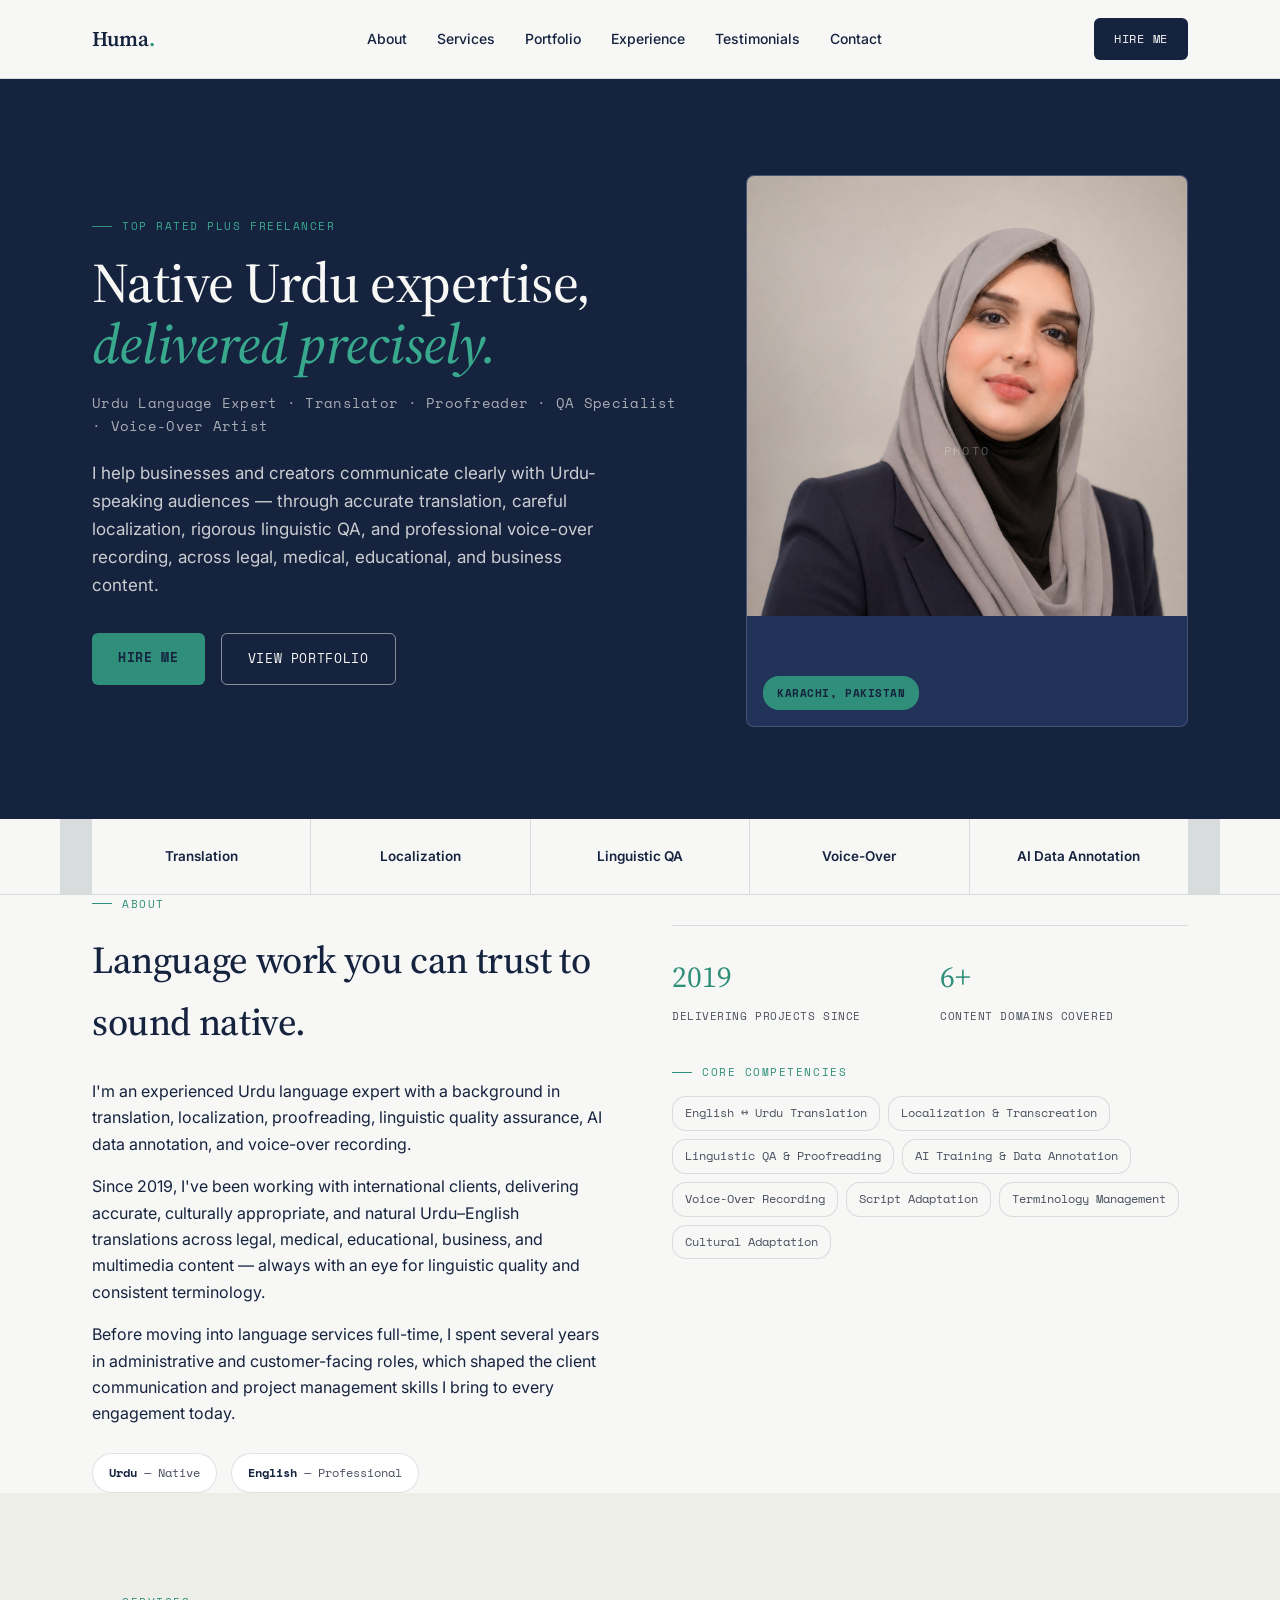
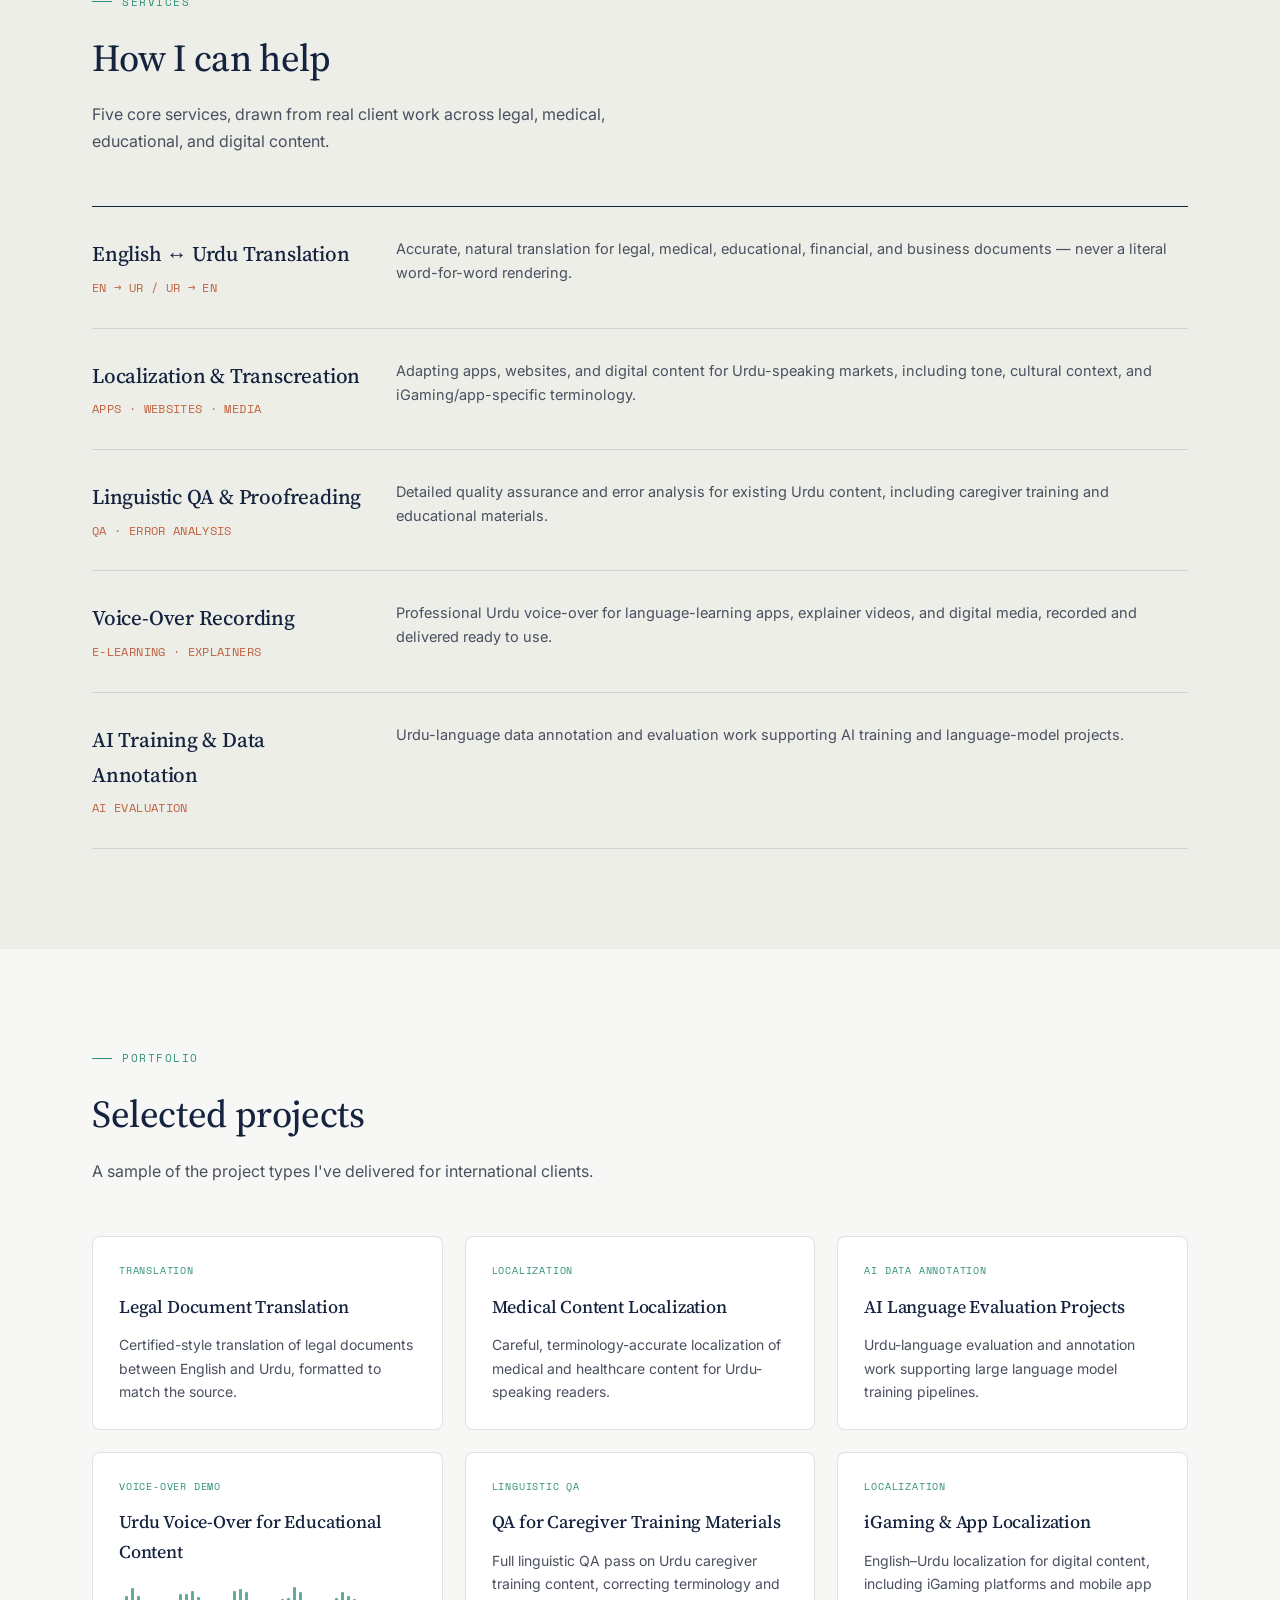
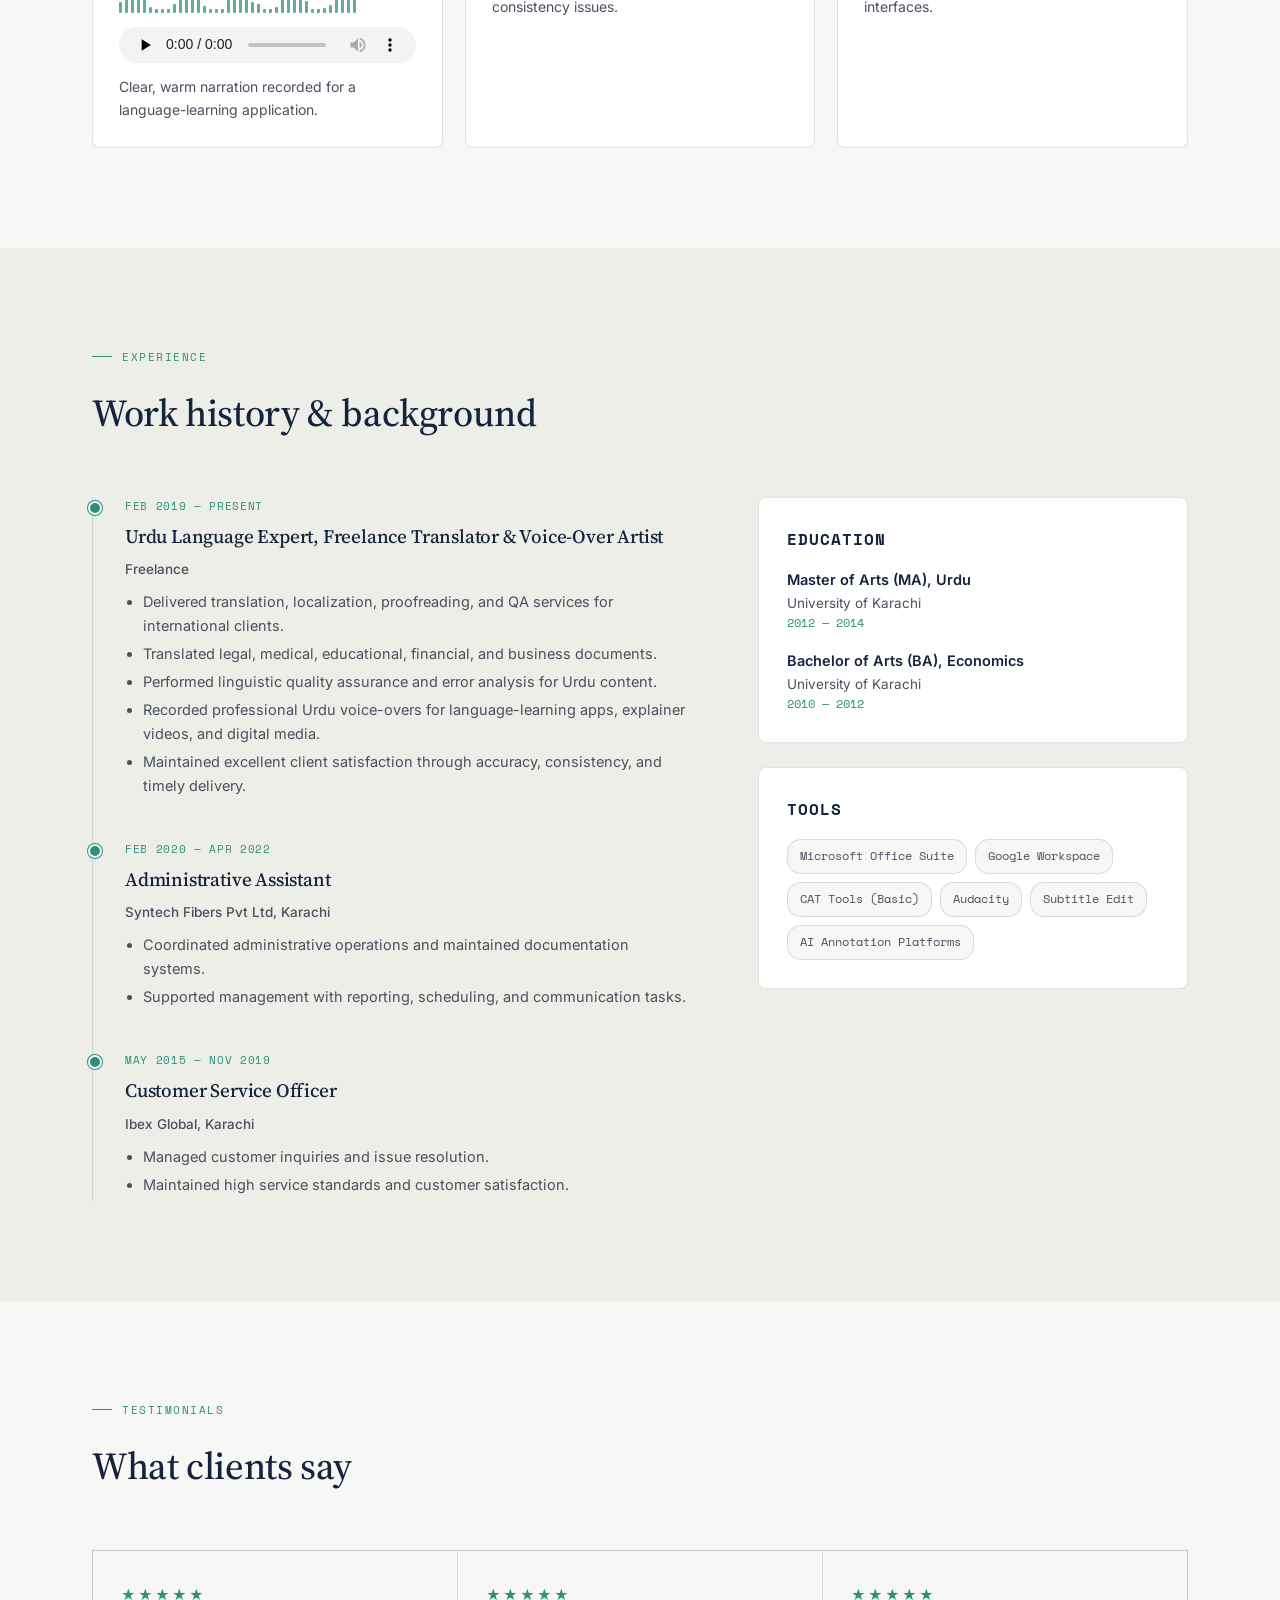
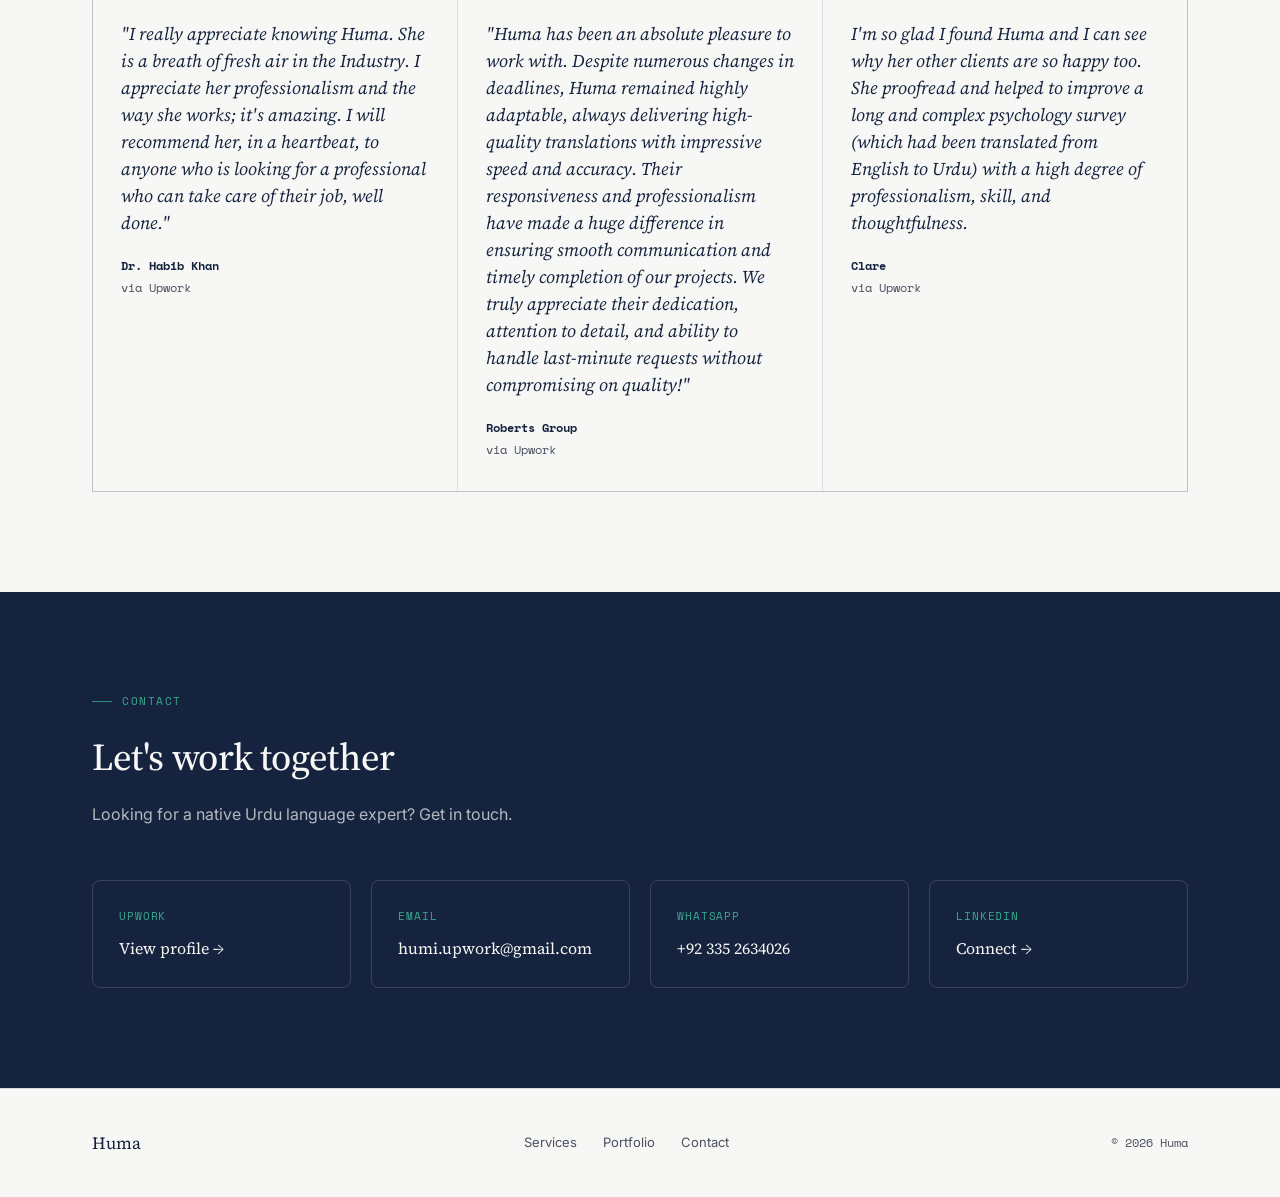
<file: index.html>
<!DOCTYPE html>
<html lang="en">
<script type="application/ld+json">
{
  "@context": "https://schema.org",
  "@type": "Person",
  "name": "Huma H.",
  "url": "https://huma212.github.io/",
  "jobTitle": "English to Urdu Translator, Localization Specialist, Proofreader and Voice Over Artist",
  "description": "Professional English to Urdu translator, proofreader, localization specialist, transcriptionist, subtitler and female voice over artist serving clients worldwide.",
  "email": "mailto:humi.upwork@gmail.com",
  "telephone": "+923352634026",
  "knowsLanguage": [
    "English",
    "Urdu"
  ],
  "sameAs": [
    "https://www.linkedin.com/in/urdutranslator/",
    "https://www.upwork.com/freelancers/urdutranslator1",
    "https://www.proz.com/next/profile/3977641/",
    "https://www.freelancer.pk/u/Huma021"
  ]
}
</script><head>
<meta charset="UTF-8">
<meta name="viewport" content="width=device-width, initial-scale=1.0">
<title>Huma — Urdu Language Expert | Translator, Localization & Voice-Over</title>
<meta name="description" content="Huma is a native Urdu language expert offering English–Urdu translation, localization, linguistic QA, AI data annotation, and voice-over recording.">
<link rel="preconnect" href="https://fonts.googleapis.com">
<link rel="preconnect" href="https://fonts.gstatic.com" crossorigin>
<link href="https://fonts.googleapis.com/css2?family=Source+Serif+4:ital,opsz,wght@0,8..60,400;0,8..60,500;0,8..60,600;1,8..60,400&family=Inter:wght@400;500;600&family=Space+Mono:wght@400;700&display=swap" rel="stylesheet">
<style>
  :root{
    --navy:#16233F;
    --navy-soft:#22335A;
    --paper:#F7F8F5;
    --paper-dim:#ECEEE7;
    --teal:#2F8F7A;
    --teal-bright:#39A98E;
    --coral:#C1613F;
    --slate:#4A5060;
    --line:rgba(22,35,63,0.13);
    --line-dark:rgba(247,248,245,0.16);
    --white:#FFFFFF;
    --radius:8px;
    --max:1160px;
  }
  *{box-sizing:border-box;}
  html{scroll-behavior:smooth;}
  body{
    margin:0; background:var(--paper); color:var(--navy);
    font-family:'Inter', sans-serif; font-size:16px; line-height:1.65;
    -webkit-font-smoothing:antialiased;
  }
  h1,h2,h3{font-family:'Source Serif 4', serif; font-weight:500; margin:0; letter-spacing:-0.01em; color:var(--navy);}
  a{color:inherit; text-decoration:none;}
  img{max-width:100%; display:block;}
  .wrap{max-width:var(--max); margin:0 auto; padding:0 32px;}

  .eyebrow{
    font-family:'Space Mono', monospace; font-size:11px; letter-spacing:0.14em; text-transform:uppercase;
    color:var(--teal); display:flex; align-items:center; gap:10px; margin-bottom:16px;
  }
  .eyebrow::before{content:""; width:20px; height:1px; background:var(--teal); display:inline-block;}

  .pair{font-family:'Space Mono', monospace; font-size:12px; color:var(--coral); letter-spacing:0.03em;}

  section{padding:100px 0;}
  .light-alt{background:var(--paper-dim);}

  a:focus-visible, button:focus-visible, input:focus-visible, textarea:focus-visible{
    outline:2px solid var(--teal); outline-offset:3px;
  }
  .skip-link{position:absolute; left:-999px; top:0; background:var(--navy); color:var(--paper); padding:10px 16px; z-index:999;}
  .skip-link:focus{left:16px; top:16px;}

  /* Header */
  header{
    position:sticky; top:0; z-index:50; background:rgba(247,248,245,0.94);
    backdrop-filter:blur(8px); border-bottom:1px solid var(--line);
  }
  .nav{display:flex; align-items:center; justify-content:space-between; padding:18px 32px; max-width:var(--max); margin:0 auto;}
  .brand{font-family:'Source Serif 4', serif; font-weight:600; font-size:21px;}
  .brand .dot{color:var(--teal);}
  .nav-links{display:flex; gap:30px; font-size:14px; font-weight:500;}
  .nav-links a{position:relative; padding:4px 0;}
  .nav-links a::after{content:""; position:absolute; left:0; bottom:0; width:0%; height:2px; background:var(--teal); transition:width .25s ease;}
  .nav-links a:hover::after{width:100%;}
  .nav-cta{
    font-family:'Space Mono', monospace; font-size:12px; letter-spacing:0.06em; text-transform:uppercase;
    background:var(--navy); color:var(--paper); padding:11px 20px; border-radius:6px; transition:background .2s ease;
  }
  .nav-cta:hover{background:var(--teal);}

  /* Hero */
  .hero{background:var(--navy); color:var(--paper); padding:96px 0 92px; overflow:hidden;}
  .hero .wrap{display:grid; grid-template-columns:1.15fr 0.85fr; gap:56px; align-items:center;}
  .hero h1{color:var(--paper); font-size:clamp(38px,5vw,56px); line-height:1.1; font-weight:500;}
  .hero h1 .accent{color:var(--teal-bright); font-style:italic;}
  .hero-role{
    font-family:'Space Mono', monospace; font-size:14px; color:rgba(247,248,245,0.65);
    margin-top:16px; letter-spacing:0.02em;
  }
  .hero-sub{margin-top:22px; font-size:17px; color:rgba(247,248,245,0.8); max-width:48ch;}
  .hero-ctas{margin-top:34px; display:flex; gap:16px; flex-wrap:wrap;}
  .btn{
    font-family:'Space Mono', monospace; font-size:13px; letter-spacing:0.05em; text-transform:uppercase;
    padding:14px 26px; border-radius:6px; display:inline-block; transition:transform .2s ease, background .2s ease, box-shadow .2s ease;
  }
  .btn-primary{background:var(--teal); color:var(--navy); font-weight:700;}
  .btn-primary:hover{background:var(--teal-bright); transform:translateY(-2px);}
  .btn-ghost{border:1px solid rgba(247,248,245,0.5); color:var(--paper);}
  .btn-ghost:hover{transform:translateY(-2px); box-shadow:3px 3px 0 var(--teal);}

  .portrait{
    aspect-ratio:4/5; background:var(--navy-soft); border:1px solid var(--line-dark); border-radius:var(--radius);
    position:relative; overflow:hidden;
  }
  .portrait::after{
    content:"PHOTO"; position:absolute; inset:0; display:flex; align-items:center; justify-content:center;
    color:rgba(247,248,245,0.3); font-family:'Space Mono', monospace; font-size:12px; letter-spacing:0.2em;
  }
  .portrait .badge{
    position:absolute; bottom:16px; left:16px; background:var(--teal); color:var(--navy);
    font-family:'Space Mono', monospace; font-size:11px; letter-spacing:0.05em; text-transform:uppercase;
    padding:8px 14px; border-radius:16px; font-weight:700;
  }

  /* key services strip */
  .key-services{border-bottom:1px solid var(--line);}
  .key-services .wrap{
    display:grid; grid-template-columns:repeat(5,1fr); gap:1px; background:var(--line);
  }
  .key-service{background:var(--paper); padding:26px 18px; text-align:center;}
  .key-service .ks-en{font-family:'Inter', sans-serif; font-size:13.5px; font-weight:600; color:var(--navy);}

  /* About */
  .about-grid{display:grid; grid-template-columns:1fr 1fr; gap:64px; align-items:start;}
  .about-body p{color:var(--slate); margin-bottom:18px;}
  .about-stats{margin-top:30px; display:grid; grid-template-columns:repeat(2,1fr); gap:20px; border-top:1px solid var(--line); padding-top:26px;}
  .about-stats .n{font-family:'Source Serif 4', serif; font-size:30px; color:var(--teal); display:block;}
  .about-stats .d{font-family:'Space Mono', monospace; font-size:11px; letter-spacing:0.05em; text-transform:uppercase; color:var(--slate);}
  .langs{display:flex; gap:14px; margin-top:26px; flex-wrap:wrap;}
  .lang-chip{
    background:var(--white); border:1px solid var(--line); border-radius:20px; padding:9px 16px;
    font-family:'Space Mono', monospace; font-size:12px; color:var(--slate);
  }
  .lang-chip b{color:var(--navy);}

  /* Services (ledger) */
  .ledger{border-top:1px solid var(--navy);}
  .ledger-row{
    display:grid; grid-template-columns:280px 1fr; gap:24px; padding:30px 0; border-bottom:1px solid var(--line);
    align-items:start; transition:background .2s ease;
  }
  .ledger-row:hover{background:var(--paper-dim);}
  .ledger-row h3{font-size:21px;}
  .ledger-row .pair{margin-top:6px; display:block;}
  .ledger-row p{color:var(--slate); font-size:14.5px; margin:0;}

  /* Portfolio */
  .portfolio-grid{display:grid; grid-template-columns:repeat(3,1fr); gap:22px;}
  .p-card{background:var(--white); border:1px solid var(--line); border-radius:var(--radius); padding:26px; display:flex; flex-direction:column; gap:12px;}
  .p-card .p-tag{font-family:'Space Mono', monospace; font-size:10px; letter-spacing:0.08em; text-transform:uppercase; color:var(--teal);}
  .p-card h3{font-size:18px;}
  .p-card p{color:var(--slate); font-size:14px; flex-grow:1; margin:0;}
  .waveform{display:flex; align-items:flex-end; gap:3px; height:32px; margin:2px 0;}
  .waveform span{width:3px; background:var(--teal); border-radius:1px; opacity:0.75;}
  audio{width:100%; height:36px;}

  /* Experience timeline */
  .exp-grid{display:grid; grid-template-columns:1.4fr 1fr; gap:64px; align-items:start;}
  .timeline{position:relative; padding-left:32px; border-left:1px solid var(--line);}
  .t-item{position:relative; padding-bottom:38px;}
  .t-item:last-child{padding-bottom:0;}
  .t-item::before{
    content:""; position:absolute; left:-37px; top:4px; width:10px; height:10px; border-radius:50%;
    background:var(--teal); border:2px solid var(--paper); box-shadow:0 0 0 1px var(--teal);
  }
  .t-item .t-date{font-family:'Space Mono', monospace; font-size:11px; letter-spacing:0.06em; text-transform:uppercase; color:var(--teal); margin-bottom:6px;}
  .t-item h3{font-size:19px; margin-bottom:6px;}
  .t-item .t-org{font-size:13.5px; color:var(--slate); margin-bottom:10px; font-weight:500;}
  .t-item ul{margin:0; padding-left:18px; color:var(--slate); font-size:14.5px;}
  .t-item li{margin-bottom:4px;}

  .side-box{background:var(--white); border:1px solid var(--line); border-radius:var(--radius); padding:28px; margin-bottom:24px;}
  .side-box h3{font-size:16px; margin-bottom:16px; font-family:'Space Mono', monospace; text-transform:uppercase; letter-spacing:0.06em; font-weight:700;}
  .side-box .edu-item{margin-bottom:16px;}
  .side-box .edu-item:last-child{margin-bottom:0;}
  .side-box .edu-item .deg{font-weight:600; font-size:14.5px;}
  .side-box .edu-item .sch{font-size:13.5px; color:var(--slate);}
  .side-box .edu-item .yr{font-family:'Space Mono', monospace; font-size:11.5px; color:var(--teal);}
  .tool-tags{display:flex; flex-wrap:wrap; gap:8px;}
  .tool-tag{
    font-family:'Space Mono', monospace; font-size:11.5px; padding:7px 12px; border:1px solid var(--line);
    border-radius:14px; color:var(--slate); background:var(--paper);
  }

  /* Testimonials */
  .testimonials{display:grid; grid-template-columns:repeat(3,1fr); gap:1px; background:var(--line); border:1px solid var(--line);}
  .testimonial{background:var(--paper); padding:32px 28px;}
  .testimonial blockquote{margin:0 0 20px; font-family:'Source Serif 4', serif; font-style:italic; font-size:18px; line-height:1.5;}
  .testimonial cite{font-style:normal; font-family:'Space Mono', monospace; font-size:12px; color:var(--slate); display:block;}
  .testimonial cite b{color:var(--navy); font-weight:600; display:block; margin-bottom:2px;}
  .stars{color:var(--teal); font-size:14px; margin-bottom:14px; letter-spacing:2px;}

  /* Contact */
  .contact-band{background:var(--navy); color:var(--paper);}
  .contact-band .section-head p{color:rgba(247,248,245,0.7);}
  .contact-grid{display:grid; grid-template-columns:1fr 1fr 1fr 1fr; gap:20px;}
  .c-card{
    border:1px solid var(--line-dark); border-radius:var(--radius); padding:26px; transition:border-color .2s ease, transform .2s ease;
  }
  .c-card:hover{border-color:var(--teal); transform:translateY(-3px);}
  .c-card .k{font-family:'Space Mono', monospace; font-size:11px; letter-spacing:0.08em; text-transform:uppercase; color:var(--teal-bright); display:block; margin-bottom:10px;}
  .c-card .v{font-size:16px; font-family:'Source Serif 4', serif;}

  footer{border-top:1px solid var(--line); padding:40px 0; background:var(--paper);}
  .footer-inner{display:flex; justify-content:space-between; align-items:center; flex-wrap:wrap; gap:16px;}
  .footer-inner .fbrand{font-family:'Source Serif 4', serif; font-size:17px;}
  .footer-links{display:flex; gap:26px; font-size:13px; color:var(--slate);}
  .footer-links a:hover{color:var(--navy);}

  .section-head{margin-bottom:52px;}
  .section-head h2{font-size:clamp(28px,3.2vw,38px);}
  .section-head p{color:var(--slate); max-width:52ch; margin-top:12px;}

  @media (max-width: 900px){
    .nav-links{display:none;}
    .hero .wrap{grid-template-columns:1fr;}
    .portrait{order:-1; max-width:260px; margin-bottom:8px;}
    .key-services .wrap{grid-template-columns:repeat(2,1fr);}
    .about-grid{grid-template-columns:1fr;}
    .ledger-row{grid-template-columns:1fr; gap:8px;}
    .portfolio-grid{grid-template-columns:1fr;}
    .exp-grid{grid-template-columns:1fr;}
    .testimonials{grid-template-columns:1fr;}
    .contact-grid{grid-template-columns:1fr 1fr;}
    section{padding:68px 0;}
  }

  .reveal{opacity:0; transform:translateY(16px); transition:opacity .6s ease, transform .6s ease;}
  .reveal.in{opacity:1; transform:translateY(0);}
  @media (prefers-reduced-motion: reduce){.reveal{opacity:1; transform:none; transition:none;}}
</style>
</head>
<body>
<a class="skip-link" href="#main">Skip to content</a>

<header>
  <nav class="nav">
    <a href="#" class="brand">Huma<span class="dot">.</span></a>
    <div class="nav-links">
      <a href="#about">About</a>
      <a href="#services">Services</a>
      <a href="#portfolio">Portfolio</a>
      <a href="#experience">Experience</a>
      <a href="#testimonials">Testimonials</a>
      <a href="#contact">Contact</a>
    </div>
    <a href="#contact" class="nav-cta">Hire Me</a>
  </nav>
</header>

<main id="main">

  <section class="hero">
    <div class="wrap">
      <div>
        <div class="eyebrow" style="color:var(--teal-bright);">Top Rated Plus Freelancer</div>
        <h1>Native Urdu expertise, <span class="accent">delivered precisely.</span></h1>
        <div class="hero-role">Urdu Language Expert · Translator · Proofreader · QA Specialist · Voice-Over Artist</div>
        <p class="hero-sub">I help businesses and creators communicate clearly with Urdu-speaking audiences — through accurate translation, careful localization, rigorous linguistic QA, and professional voice-over recording, across legal, medical, educational, and business content.</p>
        <div class="hero-ctas">
          <a href="#contact" class="btn btn-primary">Hire Me</a>
          <a href="#portfolio" class="btn btn-ghost">View Portfolio</a>
        </div>
      </div>
      <div class="portrait"><img src="huma-photo.jpg" alt="Huma"><span class="badge">Karachi, Pakistan</span></div>
    </div>
  </section>

  <div class="key-services">
    <div class="wrap">
      <div class="key-service"><div class="ks-en">Translation</div></div>
      <div class="key-service"><div class="ks-en">Localization</div></div>
      <div class="key-service"><div class="ks-en">Linguistic QA</div></div>
      <div class="key-service"><div class="ks-en">Voice-Over</div></div>
      <div class="key-service"><div class="ks-en">AI Data Annotation</div></div>
    </div>
  </div>

  <section id="about" class="wrap reveal">
    <div class="about-grid">
      <div>
        <div class="section-head" style="margin-bottom:24px;">
          <div class="eyebrow">About</div>
          <h2>Language work you can trust to sound native.</h2>
        </div>
        <p>I'm an experienced Urdu language expert with a background in translation, localization, proofreading, linguistic quality assurance, AI data annotation, and voice-over recording.</p>
        <p>Since 2019, I've been working with international clients, delivering accurate, culturally appropriate, and natural Urdu–English translations across legal, medical, educational, business, and multimedia content — always with an eye for linguistic quality and consistent terminology.</p>
        <p>Before moving into language services full-time, I spent several years in administrative and customer-facing roles, which shaped the client communication and project management skills I bring to every engagement today.</p>
        <div class="langs">
          <span class="lang-chip"><b>Urdu</b> — Native</span>
          <span class="lang-chip"><b>English</b> — Professional</span>
        </div>
      </div>
      <div>
        <div class="about-stats">
          <div><span class="n">2019</span><span class="d">Delivering projects since</span></div>
          <div><span class="n">6+</span><span class="d">Content domains covered</span></div>
        </div>
        <div style="margin-top:36px;">
          <div class="eyebrow" style="margin-bottom:14px;">Core competencies</div>
          <div class="tool-tags">
            <span class="tool-tag">English ↔ Urdu Translation</span>
            <span class="tool-tag">Localization &amp; Transcreation</span>
            <span class="tool-tag">Linguistic QA &amp; Proofreading</span>
            <span class="tool-tag">AI Training &amp; Data Annotation</span>
            <span class="tool-tag">Voice-Over Recording</span>
            <span class="tool-tag">Script Adaptation</span>
            <span class="tool-tag">Terminology Management</span>
            <span class="tool-tag">Cultural Adaptation</span>
          </div>
        </div>
      </div>
    </div>
  </section>

  <section id="services" class="light-alt">
    <div class="wrap reveal">
      <div class="section-head">
        <div class="eyebrow">Services</div>
        <h2>How I can help</h2>
        <p>Five core services, drawn from real client work across legal, medical, educational, and digital content.</p>
      </div>
      <div class="ledger">
        <div class="ledger-row">
          <div><h3>English ↔ Urdu Translation</h3><span class="pair">EN → UR / UR → EN</span></div>
          <p>Accurate, natural translation for legal, medical, educational, financial, and business documents — never a literal word-for-word rendering.</p>
        </div>
        <div class="ledger-row">
          <div><h3>Localization &amp; Transcreation</h3><span class="pair">APPS · WEBSITES · MEDIA</span></div>
          <p>Adapting apps, websites, and digital content for Urdu-speaking markets, including tone, cultural context, and iGaming/app-specific terminology.</p>
        </div>
        <div class="ledger-row">
          <div><h3>Linguistic QA &amp; Proofreading</h3><span class="pair">QA · ERROR ANALYSIS</span></div>
          <p>Detailed quality assurance and error analysis for existing Urdu content, including caregiver training and educational materials.</p>
        </div>
        <div class="ledger-row">
          <div><h3>Voice-Over Recording</h3><span class="pair">E-LEARNING · EXPLAINERS</span></div>
          <p>Professional Urdu voice-over for language-learning apps, explainer videos, and digital media, recorded and delivered ready to use.</p>
        </div>
        <div class="ledger-row">
          <div><h3>AI Training &amp; Data Annotation</h3><span class="pair">AI EVALUATION</span></div>
          <p>Urdu-language data annotation and evaluation work supporting AI training and language-model projects.</p>
        </div>
      </div>
    </div>
  </section>

  <section id="portfolio">
    <div class="wrap reveal">
      <div class="section-head">
        <div class="eyebrow">Portfolio</div>
        <h2>Selected projects</h2>
        <p>A sample of the project types I've delivered for international clients.</p>
      </div>
      <div class="portfolio-grid">
        <div class="p-card">
          <span class="p-tag">Translation</span>
          <h3>Legal Document Translation</h3>
          <p>Certified-style translation of legal documents between English and Urdu, formatted to match the source.</p>
        </div>
        <div class="p-card">
          <span class="p-tag">Localization</span>
          <h3>Medical Content Localization</h3>
          <p>Careful, terminology-accurate localization of medical and healthcare content for Urdu-speaking readers.</p>
        </div>
        <div class="p-card">
          <span class="p-tag">AI Data Annotation</span>
          <h3>AI Language Evaluation Projects</h3>
          <p>Urdu-language evaluation and annotation work supporting large language model training pipelines.</p>
        </div>
        <div class="p-card">
          <span class="p-tag">Voice-Over Demo</span>
          <h3>Urdu Voice-Over for Educational Content</h3>
          <div class="waveform" aria-hidden="true"></div>
          <audio controls preload="none">
            <source src="audio/demo-educational.mp3" type="audio/mpeg">
            Your browser does not support the audio element.
          </audio>
          <p>Clear, warm narration recorded for a language-learning application.</p>
        </div>
        <div class="p-card">
          <span class="p-tag">Linguistic QA</span>
          <h3>QA for Caregiver Training Materials</h3>
          <p>Full linguistic QA pass on Urdu caregiver training content, correcting terminology and consistency issues.</p>
        </div>
        <div class="p-card">
          <span class="p-tag">Localization</span>
          <h3>iGaming &amp; App Localization</h3>
          <p>English–Urdu localization for digital content, including iGaming platforms and mobile app interfaces.</p>
        </div>
      </div>
    </div>
  </section>

  <section id="experience" class="light-alt">
    <div class="wrap reveal">
      <div class="section-head">
        <div class="eyebrow">Experience</div>
        <h2>Work history &amp; background</h2>
      </div>
      <div class="exp-grid">
        <div class="timeline">
          <div class="t-item">
            <div class="t-date">Feb 2019 — Present</div>
            <h3>Urdu Language Expert, Freelance Translator &amp; Voice-Over Artist</h3>
            <div class="t-org">Freelance</div>
            <ul>
              <li>Delivered translation, localization, proofreading, and QA services for international clients.</li>
              <li>Translated legal, medical, educational, financial, and business documents.</li>
              <li>Performed linguistic quality assurance and error analysis for Urdu content.</li>
              <li>Recorded professional Urdu voice-overs for language-learning apps, explainer videos, and digital media.</li>
              <li>Maintained excellent client satisfaction through accuracy, consistency, and timely delivery.</li>
            </ul>
          </div>
          <div class="t-item">
            <div class="t-date">Feb 2020 — Apr 2022</div>
            <h3>Administrative Assistant</h3>
            <div class="t-org">Syntech Fibers Pvt Ltd, Karachi</div>
            <ul>
              <li>Coordinated administrative operations and maintained documentation systems.</li>
              <li>Supported management with reporting, scheduling, and communication tasks.</li>
            </ul>
          </div>
          <div class="t-item">
            <div class="t-date">May 2015 — Nov 2019</div>
            <h3>Customer Service Officer</h3>
            <div class="t-org">Ibex Global, Karachi</div>
            <ul>
              <li>Managed customer inquiries and issue resolution.</li>
              <li>Maintained high service standards and customer satisfaction.</li>
            </ul>
          </div>
        </div>
        <div>
          <div class="side-box">
            <h3>Education</h3>
            <div class="edu-item">
              <div class="deg">Master of Arts (MA), Urdu</div>
              <div class="sch">University of Karachi</div>
              <div class="yr">2012 — 2014</div>
            </div>
            <div class="edu-item">
              <div class="deg">Bachelor of Arts (BA), Economics</div>
              <div class="sch">University of Karachi</div>
              <div class="yr">2010 — 2012</div>
            </div>
          </div>
          <div class="side-box">
            <h3>Tools</h3>
            <div class="tool-tags">
              <span class="tool-tag">Microsoft Office Suite</span>
              <span class="tool-tag">Google Workspace</span>
              <span class="tool-tag">CAT Tools (Basic)</span>
              <span class="tool-tag">Audacity</span>
              <span class="tool-tag">Subtitle Edit</span>
              <span class="tool-tag">AI Annotation Platforms</span>
            </div>
          </div>
        </div>
      </div>
    </div>
  </section>

  <section id="testimonials">
    <div class="wrap reveal">
      <div class="section-head">
        <div class="eyebrow">Testimonials</div>
        <h2>What clients say</h2>
        <p style="color:var(--coral); font-family:'Space Mono', monospace; font-size:12.5px;"></p>
      </div>
      <div class="testimonials">
        <div class="testimonial">
          <div class="stars">★★★★★</div>
          <blockquote>"I really appreciate knowing Huma. She is a breath of fresh air in the Industry. I appreciate her professionalism and the way she works; it's amazing. I will recommend her, in a heartbeat, to anyone who is looking for a professional who can take care of their job, well done."

</blockquote>
          <cite><b>Dr. Habib Khan</b>via Upwork</cite>
        </div>
        <div class="testimonial">
          <div class="stars">★★★★★</div>
          <blockquote>"Huma has been an absolute pleasure to work with. Despite numerous changes in deadlines, Huma remained highly adaptable, always delivering high-quality translations with impressive speed and accuracy. Their responsiveness and professionalism have made a huge difference in ensuring smooth communication and timely completion of our projects. We truly appreciate their dedication, attention to detail, and ability to handle last-minute requests without compromising on quality!"</blockquote>
          <cite><b>Roberts Group</b>via Upwork</cite>
        </div>
        <div class="testimonial">
          <div class="stars">★★★★★</div>
          <blockquote>I'm so glad I found Huma and I can see why her other clients are so happy too. She proofread and helped to improve a long and complex psychology survey (which had been translated from English to Urdu) with a high degree of professionalism, skill, and thoughtfulness.</blockquote>
          <cite><b>Clare</b>via Upwork</cite>
        </div>
      </div>
    </div>
  </section>

  <section id="contact" class="contact-band">
    <div class="wrap reveal">
      <div class="section-head">
        <div class="eyebrow" style="color:var(--teal-bright);">Contact</div>
        <h2 style="color:var(--paper);">Let's work together</h2>
        <p>Looking for a native Urdu language expert? Get in touch.</p>
      </div>
      <div class="contact-grid">
        <a href="https://www.upwork.com/freelancers/urdutranslator1" class="c-card">
          <span class="k">Upwork</span>
          <span class="v">View profile →</span>
        </a>
        <a href="mailto:humi.upwork@gmail.com" class="c-card">
          <span class="k">Email</span>
          <span class="v">humi.upwork@gmail.com</span>
        </a>
        <a href="tel:+923357495114" class="c-card">
          <span class="k">WhatsApp</span>
          <span class="v">+92 335 2634026</span>
        </a>
        <a href="https://www.linkedin.com/in/urdutranslator/" class="c-card">
          <span class="k">LinkedIn</span>
          <span class="v">Connect →</span>
        </a>
      </div>
    </div>
  </section>

</main>

<footer>
  <div class="wrap footer-inner">
    <span class="fbrand">Huma</span>
    <div class="footer-links">
      <a href="#services">Services</a>
      <a href="#portfolio">Portfolio</a>
      <a href="#contact">Contact</a>
    </div>
    <span style="font-family:'Space Mono', monospace; font-size:12px; color:var(--slate);">&copy; 2026 Huma</span>
  </div>
</footer>

<script>
  const revealEls = document.querySelectorAll('.reveal');
  const io = new IntersectionObserver((entries) => {
    entries.forEach(entry => {
      if (entry.isIntersecting) { entry.target.classList.add('in'); io.unobserve(entry.target); }
    });
  }, { threshold: 0.1 });
  revealEls.forEach(el => io.observe(el));

  document.querySelectorAll('.waveform').forEach(wf => {
    const bars = 40;
    for (let i = 0; i < bars; i++) {
      const bar = document.createElement('span');
      const h = 6 + Math.round(Math.sin(i * 0.7) * 10 + Math.random() * 10);
      bar.style.height = Math.max(4, h) + 'px';
      wf.appendChild(bar);
    }
  });
</script>

</body>
</html>
</file>
